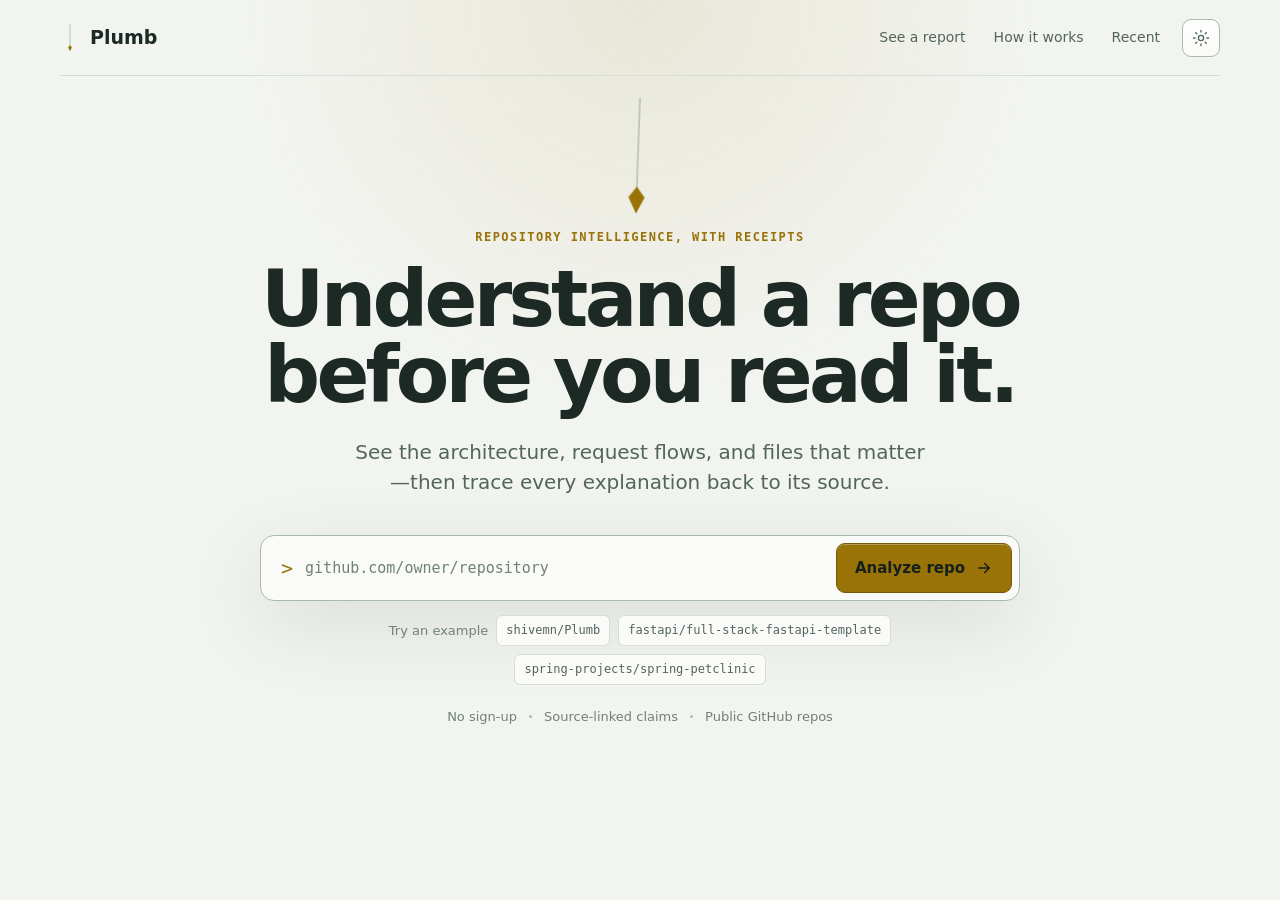
<file: web/index.html>
<!doctype html>
<html lang="en">
<head>
<meta charset="utf-8">
<meta name="viewport" content="width=device-width, initial-scale=1">
<meta http-equiv="Content-Security-Policy" content="default-src 'none'; script-src 'self'; style-src 'self' https://fonts.googleapis.com; font-src https://fonts.gstatic.com; img-src 'self' data:; connect-src 'self' https://plumb-api-8pu2.onrender.com https://openrouter.ai https://api.anthropic.com http://localhost:8000 http://127.0.0.1:8000; base-uri 'none'; form-action 'none'">
<title>Plumb · Understand a repo before you read it</title>
<meta name="description" content="Paste a GitHub repo. Plumb maps what runs, how a request moves through the code and where to start, and links every sentence to the lines it came from.">
<meta property="og:type" content="website">
<meta property="og:site_name" content="Plumb">
<meta property="og:title" content="Plumb · Understand a repo before you read it">
<meta property="og:description" content="Paste a GitHub repo. Plumb maps what runs, how a request moves through the code and where to start, and links every sentence to the lines it came from.">
<meta property="og:url" content="https://shivemn.github.io/Plumb/">
<meta property="og:image" content="https://shivemn.github.io/Plumb/assets/og.png">
<meta property="og:image:width" content="1200">
<meta property="og:image:height" content="630">
<meta property="og:image:alt" content="Plumb: understand a repo before you read it.">
<meta name="twitter:card" content="summary_large_image">
<meta name="theme-color" content="#15201d">
<link rel="icon" href="assets/icon.svg" type="image/svg+xml">
<link rel="preconnect" href="https://fonts.googleapis.com">
<link rel="preconnect" href="https://fonts.gstatic.com" crossorigin>
<link rel="stylesheet" href="https://fonts.googleapis.com/css2?family=Atkinson+Hyperlegible+Next:wght@400;600;700&family=Atkinson+Hyperlegible+Mono:wght@400;600&display=swap">
<link rel="stylesheet" href="assets/plumb.css">
<script src="assets/theme.js"></script>
<script type="module" src="assets/home.js"></script>
</head>
<body>
<div id="app"><div class="page"><p class="status">Loading…</p></div></div>
<noscript><div class="page"><p class="status">This page needs JavaScript to list the reports.</p></div></noscript>
</body>
</html>
</file>
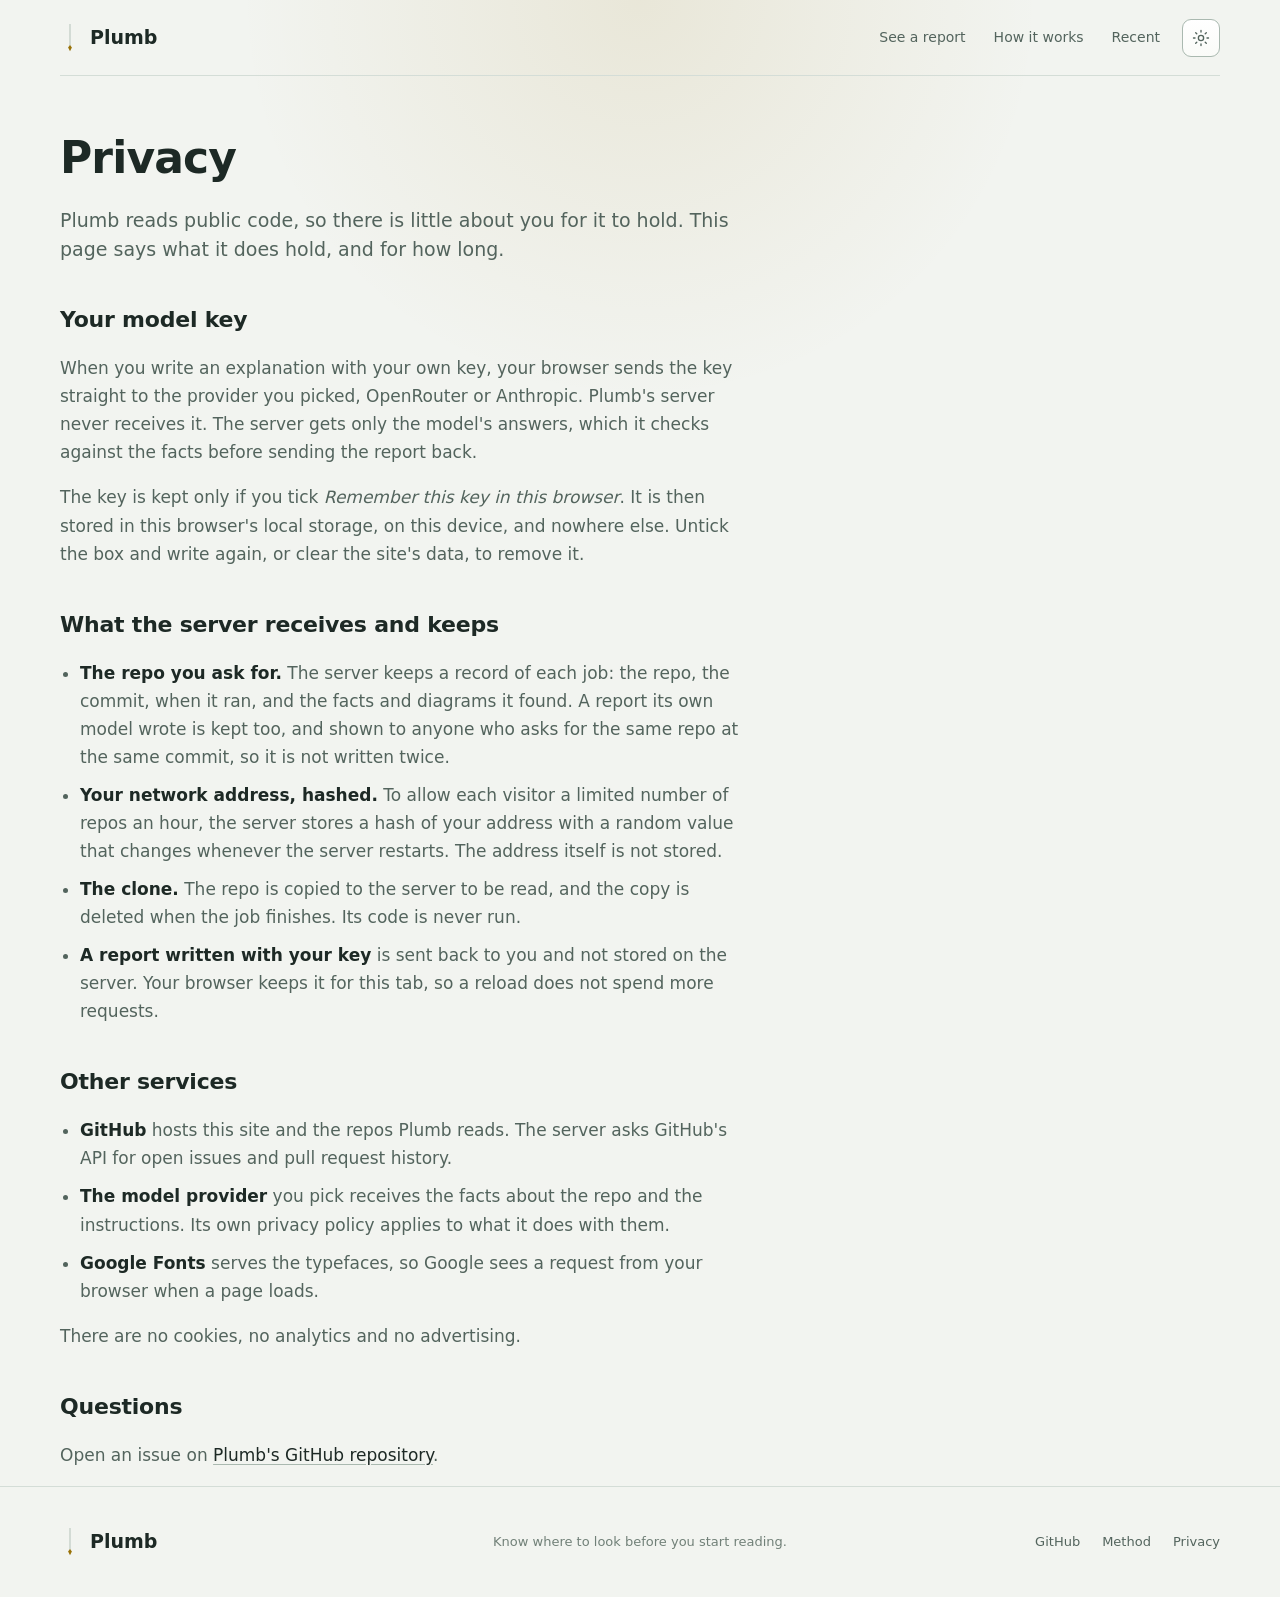
<file: web/privacy.html>
<!doctype html>
<html lang="en">
<head>
<meta charset="utf-8">
<meta name="viewport" content="width=device-width, initial-scale=1">
<meta http-equiv="Content-Security-Policy" content="default-src 'none'; script-src 'self'; style-src 'self' https://fonts.googleapis.com; font-src https://fonts.gstatic.com; img-src 'self' data:; connect-src 'self' https://plumb-api-8pu2.onrender.com https://openrouter.ai https://api.anthropic.com http://localhost:8000 http://127.0.0.1:8000; base-uri 'none'; form-action 'none'">
<title>Privacy · Plumb</title>
<meta name="description" content="What Plumb's site and server receive, what they keep, and where your model key goes.">
<meta property="og:type" content="website">
<meta property="og:site_name" content="Plumb">
<meta property="og:title" content="Privacy · Plumb">
<meta property="og:description" content="What Plumb's site and server receive, what they keep, and where your model key goes.">
<meta property="og:url" content="https://shivemn.github.io/Plumb/privacy.html">
<meta property="og:image" content="https://shivemn.github.io/Plumb/assets/og.png">
<meta property="og:image:width" content="1200">
<meta property="og:image:height" content="630">
<meta property="og:image:alt" content="Plumb: understand a repo before you read it.">
<meta name="twitter:card" content="summary_large_image">
<meta name="theme-color" content="#15201d">
<link rel="icon" href="assets/icon.svg" type="image/svg+xml">
<link rel="preconnect" href="https://fonts.googleapis.com">
<link rel="preconnect" href="https://fonts.gstatic.com" crossorigin>
<link rel="stylesheet" href="https://fonts.googleapis.com/css2?family=Atkinson+Hyperlegible+Next:wght@400;600;700&family=Atkinson+Hyperlegible+Mono:wght@400;600&display=swap">
<link rel="stylesheet" href="assets/plumb.css">
<script src="assets/theme.js"></script>
<script type="module" src="assets/page.js"></script>
</head>
<body>
<main class="page-text">
<h1>Privacy</h1>
<p class="lead">Plumb reads public code, so there is little about you for it to hold. This page says what it does hold, and for how long.</p>

<h2>Your model key</h2>
<p>When you write an explanation with your own key, your browser sends the key straight to the provider you picked, OpenRouter or Anthropic. Plumb's server never receives it. The server gets only the model's answers, which it checks against the facts before sending the report back.</p>
<p>The key is kept only if you tick <em>Remember this key in this browser</em>. It is then stored in this browser's local storage, on this device, and nowhere else. Untick the box and write again, or clear the site's data, to remove it.</p>

<h2>What the server receives and keeps</h2>
<ul>
<li><strong>The repo you ask for.</strong> The server keeps a record of each job: the repo, the commit, when it ran, and the facts and diagrams it found. A report its own model wrote is kept too, and shown to anyone who asks for the same repo at the same commit, so it is not written twice.</li>
<li><strong>Your network address, hashed.</strong> To allow each visitor a limited number of repos an hour, the server stores a hash of your address with a random value that changes whenever the server restarts. The address itself is not stored.</li>
<li><strong>The clone.</strong> The repo is copied to the server to be read, and the copy is deleted when the job finishes. Its code is never run.</li>
<li><strong>A report written with your key</strong> is sent back to you and not stored on the server. Your browser keeps it for this tab, so a reload does not spend more requests.</li>
</ul>

<h2>Other services</h2>
<ul>
<li><strong>GitHub</strong> hosts this site and the repos Plumb reads. The server asks GitHub's API for open issues and pull request history.</li>
<li><strong>The model provider</strong> you pick receives the facts about the repo and the instructions. Its own privacy policy applies to what it does with them.</li>
<li><strong>Google Fonts</strong> serves the typefaces, so Google sees a request from your browser when a page loads.</li>
</ul>
<p>There are no cookies, no analytics and no advertising.</p>

<h2>Questions</h2>
<p>Open an issue on <a href="https://github.com/shivemn/Plumb/issues">Plumb's GitHub repository</a>.</p>
</main>
</body>
</html>
</file>
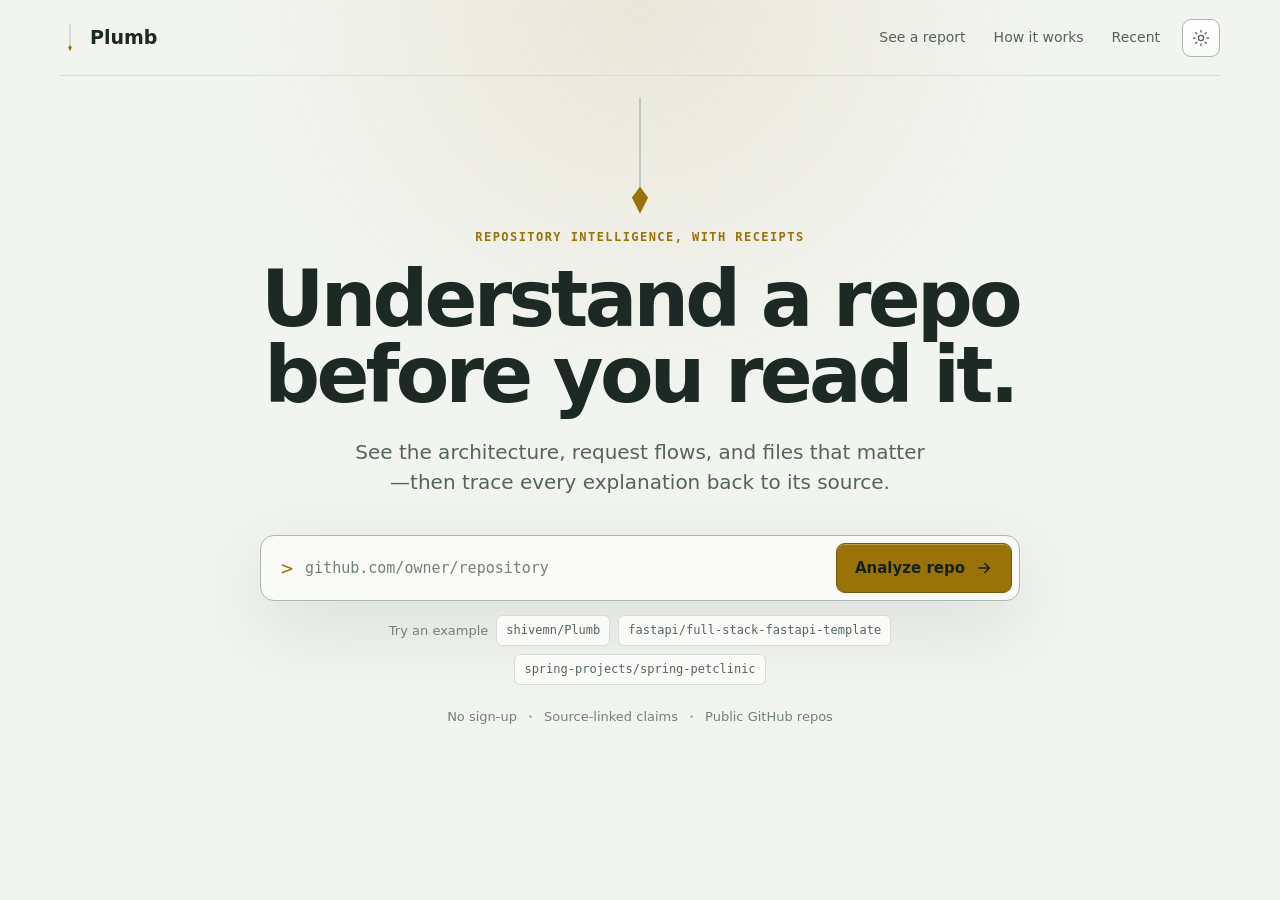
<file: web/report.html>
<!doctype html>
<html lang="en">
<head>
<meta charset="utf-8">
<meta name="viewport" content="width=device-width, initial-scale=1">
<meta http-equiv="Content-Security-Policy" content="default-src 'none'; script-src 'self'; style-src 'self' https://fonts.googleapis.com; font-src https://fonts.gstatic.com; img-src 'self' data:; connect-src 'self' https://plumb-api-8pu2.onrender.com https://openrouter.ai https://api.anthropic.com http://localhost:8000 http://127.0.0.1:8000; base-uri 'none'; form-action 'none'">
<title>Report · Plumb</title>
<meta name="description" content="A Plumb report: how a GitHub repo is built, with every claim linked to the code it came from.">
<meta property="og:type" content="website">
<meta property="og:site_name" content="Plumb">
<meta property="og:title" content="A repo, explained · Plumb">
<meta property="og:description" content="How a GitHub repo is put together, with every sentence linked to the lines of code it came from.">
<meta property="og:url" content="https://shivemn.github.io/Plumb/report.html">
<meta property="og:image" content="https://shivemn.github.io/Plumb/assets/og.png">
<meta property="og:image:width" content="1200">
<meta property="og:image:height" content="630">
<meta property="og:image:alt" content="Plumb: understand a repo before you read it.">
<meta name="twitter:card" content="summary_large_image">
<meta name="theme-color" content="#15201d">
<link rel="icon" href="assets/icon.svg" type="image/svg+xml">
<link rel="preconnect" href="https://fonts.googleapis.com">
<link rel="preconnect" href="https://fonts.gstatic.com" crossorigin>
<link rel="stylesheet" href="https://fonts.googleapis.com/css2?family=Atkinson+Hyperlegible+Next:wght@400;600;700&family=Atkinson+Hyperlegible+Mono:wght@400;600&display=swap">
<link rel="stylesheet" href="assets/plumb.css">
<script src="assets/theme.js"></script>
<script type="module" src="assets/report.js"></script>
</head>
<body>
<div id="app"><div class="page"><p class="status">Loading the report…</p></div></div>
<noscript><div class="page"><p class="status">This page needs JavaScript to draw the report. The same report is in the Markdown files under <code>web/reports/</code> in the repository.</p></div></noscript>
</body>
</html>
</file>
<file: web/assets/plumb.css>
/* Plumb. Laid out from the Figma design: dark green-slate with chalk text and
   a brass plumb bob, and a light paper version that follows the system
   setting or the switch in the header. One motion signature: the plumb line. */

:root {
  --canvas: #111a17;
  --surface: #18231f;
  --surface-2: #1e2c27;
  --surface-sunk: #0e1714;
  --text: #e8efeb;
  --muted: #a0afa9;
  --faint: #6f817a;
  --line: #2b3c36;
  --line-strong: #465a53;
  --brass: #d6aa36;
  --brass-bright: #e8be4f;
  --brass-soft: rgba(214, 170, 54, 0.13);
  --success: #8fcea3;
  --shadow: 0 24px 80px rgba(0, 0, 0, 0.34);
  --on-brass: #14201c;
  --store: #1f322c;
  --warn: #e3b7a0;
  --block: #34463f;
  --warm: #7d6a2a;
  --hot: #d6aa36;
  --btn-face: linear-gradient(180deg, var(--surface-2), var(--surface));
  --btn-shadow: inset 0 1px rgba(255, 255, 255, 0.05);
  --btn-press: inset 0 1px 3px rgba(0, 0, 0, 0.45);
  --sans: "Atkinson Hyperlegible Next", system-ui, sans-serif;
  --mono: "Atkinson Hyperlegible Mono", ui-monospace, monospace;
  --ease: cubic-bezier(0.22, 1, 0.36, 1);
  --quick: 160ms;
  --calm: 320ms;
  --r-s: 6px;
  --r: 9px;
  --r-l: 12px;
  color-scheme: dark;
}

/* Light: the system setting, unless the switch says otherwise. */
@media (prefers-color-scheme: light) {
  :root:not([data-theme="dark"]) {
    --canvas: #f2f4f0;
    --surface: #fafbf8;
    --surface-2: #ffffff;
    --surface-sunk: #e9eeea;
    --text: #1d2925;
    --muted: #53645d;
    --faint: #718078;
    --line: #d4ddd7;
    --line-strong: #aab9b0;
    --brass: #997208;
    --brass-bright: #ad820c;
    --brass-soft: rgba(153, 114, 8, 0.1);
    --success: #3f7650;
    --shadow: 0 24px 80px rgba(44, 61, 52, 0.12);
    --on-brass: #ffffff;
    --store: #e3eae5;
    --warn: #a4532f;
    --block: #c9d3cd;
    --warm: #e3cf8f;
    --hot: #997208;
    --btn-shadow: inset 0 1px rgba(255, 255, 255, 0.9), 0 1px 2px rgba(44, 61, 52, 0.08);
    --btn-press: inset 0 1px 3px rgba(44, 61, 52, 0.18);
    color-scheme: light;
  }
}
:root[data-theme="light"] {
  --canvas: #f2f4f0;
  --surface: #fafbf8;
  --surface-2: #ffffff;
  --surface-sunk: #e9eeea;
  --text: #1d2925;
  --muted: #53645d;
  --faint: #718078;
  --line: #d4ddd7;
  --line-strong: #aab9b0;
  --brass: #997208;
  --brass-bright: #ad820c;
  --brass-soft: rgba(153, 114, 8, 0.1);
  --success: #3f7650;
  --shadow: 0 24px 80px rgba(44, 61, 52, 0.12);
  --on-brass: #ffffff;
  --store: #e3eae5;
  --warn: #a4532f;
  --block: #c9d3cd;
  --warm: #e3cf8f;
  --hot: #997208;
  --btn-shadow: inset 0 1px rgba(255, 255, 255, 0.9), 0 1px 2px rgba(44, 61, 52, 0.08);
  --btn-press: inset 0 1px 3px rgba(44, 61, 52, 0.18);
  color-scheme: light;
}

/* Older names used by the report pages, kept as aliases of the design's. */
:root {
  --bg: var(--canvas);
  --bg-raised: var(--surface);
  --bg-sunk: var(--surface-sunk);
  --ink: var(--text);
  --link: var(--text);
  --ok: var(--success);
}

@view-transition { navigation: auto; }
::view-transition-old(root), ::view-transition-new(root) { animation-duration: 260ms; animation-timing-function: var(--ease); }

/* Base */
*, *::before, *::after { box-sizing: border-box; }
* { scrollbar-color: var(--line-strong) transparent; }
html { -webkit-text-size-adjust: 100%; scroll-behavior: smooth; }
body { min-width: 320px; margin: 0; background: var(--canvas); color: var(--text); font-family: var(--sans); font-size: 17px; line-height: 1.55; }
button, a, input { transition: color 160ms ease, border-color 160ms ease, background 160ms ease, transform 200ms var(--ease); }
button { cursor: pointer; }
a { color: var(--text); text-decoration-color: var(--line-strong); text-underline-offset: 3px; }
a:hover { text-decoration-color: var(--brass); }
:focus-visible { outline: 2px solid var(--brass); outline-offset: 3px; }
::selection { background: var(--brass-soft); }
code, .mono { font-family: var(--mono); font-size: 0.92em; }
code { overflow-wrap: anywhere; }
pre { margin: 0; padding: 14px 16px; border-radius: var(--r); background: var(--surface-sunk); border: 1px solid var(--line); overflow-x: auto; font-family: var(--mono); font-size: 13.5px; line-height: 1.55; color: var(--text); text-align: left; }

/* The design is built on a reset: inside the frame and the home page,
   headings, paragraphs and lists start with no margins, and buttons with no
   chrome of their own. */
:where(.site-header, main#top, footer) :where(h1, h2, h3, p, ol, ul, dl, dd, figure) { margin: 0; }
:where(main#top) :where(ol, ul) { padding: 0; list-style: none; }
:where(.site-header, main#top, footer) a { text-decoration: none; }
:where(.site-header, main#top) :where(button) { margin: 0; padding: 0; border: 0; background: none; color: inherit; font: inherit; }

.site-shell { min-height: 100vh; overflow: hidden; background: radial-gradient(circle at 50% 0, var(--brass-soft), transparent 25rem), var(--canvas); }
.page-wrap, .wrap { width: min(1160px, calc(100% - 48px)); margin-inline: auto; }

/* Header */
.site-header { position: relative; z-index: 10; display: flex; min-height: 76px; align-items: center; justify-content: space-between; border-bottom: 1px solid var(--line); }
.brand { display: inline-flex; align-items: center; gap: 10px; color: var(--text); font-size: 19px; font-weight: 700; text-decoration: none; }
.plumb-mark-small { width: 20px; height: 28px; }
.brand svg .plumb-string { stroke: var(--line-strong); stroke-width: 4; }
.brand svg .plumb-bob { fill: var(--brass); }
.nav-links { display: flex; align-items: center; gap: 4px; }
.nav-links a { padding: 9px 12px; color: var(--muted); font-size: 14px; text-decoration: none; }
.nav-links a:hover { color: var(--text); }
.theme-toggle { display: grid; width: 38px; height: 38px; margin-left: 6px; place-items: center; border: 1px solid var(--line-strong); border-radius: 9px; background: linear-gradient(180deg, var(--surface-2), var(--surface)); color: var(--muted); box-shadow: inset 0 1px rgba(255, 255, 255, 0.06); }
.theme-toggle:hover { border-color: var(--brass); color: var(--brass); transform: translateY(-1px); }
.theme-toggle svg { width: 18px; fill: none; stroke: currentColor; stroke-linecap: round; stroke-width: 1.8; }
/* Switching theme: the new one opens as a circle from the switch. */
:root.theming::view-transition-old(root), :root.theming::view-transition-new(root) { animation: none; mix-blend-mode: normal; }

/* Hero */
.hero { position: relative; display: flex; flex-direction: column; align-items: center; min-height: 700px; padding: 18px 0 92px; text-align: center; }
.hero::before { position: absolute; z-index: -1; top: 0; left: 50%; width: 950px; height: 630px; background-image: radial-gradient(circle, color-mix(in srgb, var(--text) 11%, transparent) 1px, transparent 1.2px); background-size: 24px 24px; content: ""; mask-image: radial-gradient(ellipse at center, #000 20%, transparent 72%); transform: translateX(-50%); }
.hero-glow { position: absolute; z-index: -1; top: calc(var(--pointer-y, 40%) - 160px); left: calc(var(--pointer-x, 50%) - 160px); width: 320px; height: 320px; border-radius: 999px; background: var(--brass-soft); filter: blur(70px); transition: top 900ms var(--ease), left 900ms var(--ease); }
.plumb-mark { width: 36px; height: 126px; }
.plumb-string { stroke: var(--line-strong); stroke-width: 1.5; }
.plumb-bob { fill: var(--brass); }
.plumb-swing { animation: swing 6s ease-in-out infinite alternate; transform-origin: 20px 0; }
.hero.has-focus .plumb-swing { animation: focus-swing 900ms var(--ease) both; }
.hero.is-analyzing .plumb-swing { animation: analyze-drop 700ms cubic-bezier(0.55, 0, 0.7, 0.25) both; }
@keyframes swing { from { transform: rotate(2deg); } to { transform: rotate(-2deg); } }
@keyframes focus-swing { 0% { transform: rotate(0); } 35% { transform: rotate(7deg); } 65% { transform: rotate(-4deg); } 100% { transform: rotate(0); } }
@keyframes analyze-drop { 0% { transform: translateY(0); } 100% { transform: translateY(22px); } }

.eyebrow, .report-kicker { color: var(--brass); font-family: var(--mono); font-size: 12px; font-weight: 600; letter-spacing: 0.12em; text-transform: uppercase; }
.hero .eyebrow { margin-top: 8px; }
.hero h1 { max-width: 850px; margin-top: 14px; font-size: clamp(46px, 6.7vw, 78px); font-weight: 700; letter-spacing: -0.048em; line-height: 0.98; text-wrap: balance; }
.hero-copy { max-width: 650px; margin-top: 24px; color: var(--muted); font-size: 20px; line-height: 1.5; text-wrap: balance; }

.repo-box { width: min(760px, 100%); margin-top: 38px; }
.repo-box form { display: flex; align-items: center; gap: 10px; padding: 7px 7px 7px 20px; border: 1px solid var(--line-strong); border-radius: 14px; background: var(--surface); box-shadow: var(--shadow), inset 0 1px rgba(255, 255, 255, 0.04); }
.repo-box form:focus-within { border-color: var(--brass); box-shadow: 0 0 0 4px var(--brass-soft), var(--shadow); }
.repo-box label { position: absolute; width: 1px; height: 1px; overflow: hidden; clip: rect(0 0 0 0); }
.prompt { color: var(--brass); font-family: var(--mono); font-size: 20px; }
.repo-box input { min-width: 0; flex: 1; border: 0; outline: 0; background: transparent; color: var(--text); font-family: var(--mono); font-size: 15px; }
.repo-box input::placeholder { color: var(--faint); }
.repo-box form button { display: flex; height: 50px; align-items: center; justify-content: center; gap: 10px; padding: 0 18px; border: 1px solid color-mix(in srgb, var(--brass) 75%, black); border-radius: 9px; background: var(--brass); color: #14201c; font-size: 15px; font-weight: 700; box-shadow: inset 0 1px rgba(255, 255, 255, 0.3); }
.repo-box form button:hover:not(:disabled) { background: var(--brass-bright); transform: translateY(-1px); }
.repo-box form button:disabled { cursor: wait; }
.repo-box form button svg { width: 18px; fill: none; stroke: currentColor; stroke-linecap: round; stroke-linejoin: round; stroke-width: 2; }
.spinner { width: 15px; height: 15px; border: 2px solid rgba(20, 32, 28, 0.35); border-top-color: #14201c; border-radius: 50%; animation: spin 700ms linear infinite; }
@keyframes spin { to { transform: rotate(1turn); } }

.example-row { display: flex; flex-wrap: wrap; align-items: center; justify-content: center; gap: 8px; margin-top: 14px; color: var(--faint); font-size: 13px; }
.example-row button { padding: 5px 9px; border: 1px solid var(--line); border-radius: 6px; background: var(--surface); color: var(--muted); font-family: var(--mono); font-size: 12px; }
.example-row button:hover { border-color: var(--brass); color: var(--text); transform: translateY(-1px); }

.form-message { max-width: 760px; margin-top: 14px; padding: 10px 14px; border-left: 2px solid var(--brass); color: var(--muted); font-size: 14px; text-align: left; }
.form-message strong { color: var(--text); }

.analysis-progress { display: grid; grid-template-columns: 18px minmax(0, 1fr); gap: 17px; width: min(620px, 100%); margin: 22px auto 0; padding: 20px 24px; border: 1px solid var(--line); border-radius: 12px; background: color-mix(in srgb, var(--surface) 92%, transparent); box-shadow: 0 18px 50px rgba(0, 0, 0, 0.2); text-align: left; animation: progress-enter 360ms var(--ease) both; }
@keyframes progress-enter { from { opacity: 0; transform: translateY(-8px) scale(0.985); } }
.progress-line { position: relative; width: 1px; height: calc(100% - 10px); margin: 5px auto; background: var(--line-strong); }
.progress-line > span { position: absolute; top: 0; left: 0; width: 1px; background: var(--brass); transition: height 500ms var(--ease); }
.progress-line > i { position: absolute; left: -6px; width: 13px; height: 17px; background: var(--brass); clip-path: polygon(50% 0, 100% 60%, 50% 100%, 0 60%); transform: translateY(-2px); transition: top 500ms var(--ease); }
.analysis-progress ol { display: grid; gap: 10px; list-style: none; }
.analysis-progress li { display: flex; align-items: center; justify-content: space-between; gap: 18px; min-height: 25px; color: var(--faint); font-size: 13px; transition: color 260ms ease; }
.analysis-progress li.current { color: var(--text); font-weight: 600; }
.analysis-progress li.complete { color: var(--muted); }
.analysis-progress li.complete > span::after { display: inline-block; width: 5px; height: 9px; margin-left: 10px; border-right: 1.5px solid var(--success); border-bottom: 1.5px solid var(--success); content: ""; transform: rotate(45deg) translateY(-2px); }
.analysis-progress small { color: var(--faint); font-family: var(--mono); font-size: 10px; font-weight: 400; }

.hero-proof { display: flex; align-items: center; gap: 12px; margin-top: 22px; color: var(--faint); font-size: 13px; }
.hero-proof i { width: 3px; height: 3px; border-radius: 50%; background: var(--line-strong); }

/* Preview: a real report in a window */
.preview-section { padding: 118px 0 130px; }
.section-intro { max-width: 650px; margin-bottom: 44px; }
.section-intro h2, .section-heading-row h2 { margin-top: 10px; font-size: clamp(34px, 5vw, 52px); font-weight: 700; letter-spacing: -0.035em; line-height: 1.05; text-wrap: balance; }
.section-intro > p:last-child { max-width: 590px; margin-top: 18px; color: var(--muted); font-size: 18px; }

.report-window { position: relative; overflow: hidden; border: 1px solid var(--line-strong); border-radius: 15px; background: var(--surface); box-shadow: var(--shadow); transform-origin: 50% 0; text-align: left; }
.window-bar { display: grid; grid-template-columns: 1fr auto 1fr; min-height: 48px; align-items: center; padding: 0 16px; border-bottom: 1px solid var(--line); background: var(--surface-sunk); color: var(--faint); font-family: var(--mono); font-size: 11px; }
.window-dots { display: flex; gap: 6px; }
.window-dots i { width: 7px; height: 7px; border: 1px solid var(--line-strong); border-radius: 50%; }
.report-status { justify-self: end; color: var(--success); }
.report-layout { display: grid; grid-template-columns: 190px minmax(0, 1fr); min-height: 660px; }
.report-nav { position: relative; display: flex; flex-direction: column; gap: 1px; padding: 42px 24px 30px 42px; border-right: 1px solid var(--line); }
.report-nav a { padding: 8px 0; color: var(--faint); font-size: 13px; text-decoration: none; }
.report-nav a.active, .report-nav a:hover { color: var(--text); }
.report-nav a.active { font-weight: 600; }
.mini-line { position: absolute; top: 45px; bottom: 42px; left: 23px; width: 1px; background: var(--line-strong); }
.mini-line span { position: absolute; top: 4px; left: -5px; width: 11px; height: 14px; background: var(--brass); clip-path: polygon(50% 0, 100% 60%, 50% 100%, 0 60%); }
.report-content { min-width: 0; padding: 46px clamp(28px, 6vw, 72px) 54px; }
.report-heading { display: flex; align-items: flex-end; justify-content: space-between; gap: 20px; }
.report-heading h3 { margin-top: 7px; font-family: var(--mono); font-size: clamp(28px, 4vw, 42px); font-weight: 600; letter-spacing: -0.03em; overflow-wrap: anywhere; }
.report-heading h3.long { font-size: clamp(22px, 2.6vw, 30px); }
.report-heading > a { flex: none; color: var(--muted); font-size: 13px; text-decoration: none; }
.report-heading > a:hover { color: var(--brass); }
.report-lead { position: relative; max-width: 720px; margin-top: 22px; font-size: 20px; line-height: 1.55; }
.source-chip { display: inline-flex; margin-left: 7px; padding: 2px 6px; transform: translateY(-1px); border: 1px solid var(--line-strong); border-radius: 5px; background: var(--brass-soft); color: var(--brass); font-family: var(--mono); font-size: 10px; line-height: 1.6; white-space: nowrap; }
.source-chip:hover, .source-chip[aria-expanded="true"] { border-color: var(--brass); color: var(--brass-bright); }
.source-popover { position: absolute; z-index: 5; top: calc(100% + 10px); left: 0; display: grid; width: min(470px, 90vw); padding: 15px; border: 1px solid var(--line-strong); border-top: 2px solid var(--brass); border-radius: 10px; background: var(--surface-2); box-shadow: var(--shadow); animation: popover-in 220ms var(--ease) both; }
@keyframes popover-in { from { opacity: 0; transform: translateY(-5px) scale(0.98); } }
.source-popover > strong { margin-bottom: 8px; font-size: 12px; }
.source-popover a { display: grid; gap: 1px; padding: 8px 6px; border-top: 1px solid var(--line); color: var(--text); text-decoration: none; }
.source-popover a:hover { background: var(--brass-soft); }
.source-popover code { color: var(--brass); font-family: var(--mono); font-size: 11px; }
.source-popover span { color: var(--muted); font-size: 11px; line-height: 1.45; }

.repo-stats { display: flex; flex-wrap: wrap; gap: 30px 54px; margin-top: 28px; padding: 18px 0; border-top: 1px solid var(--line); border-bottom: 1px solid var(--line); }
.repo-stats div { display: flex; flex-direction: column; gap: 3px; }
.repo-stats dt { color: var(--faint); font-size: 11px; }
.repo-stats dd { font-family: var(--mono); font-size: 14px; font-weight: 600; }
.repo-stats .verified { color: var(--success); }

.architecture-card { margin-top: 34px; padding: 22px; border: 1px solid var(--line); border-radius: 12px; background: var(--surface-sunk); }
.card-title { display: flex; align-items: center; justify-content: space-between; gap: 16px; }
.card-title > div:first-child { display: flex; flex-direction: column; }
.card-title span { color: var(--faint); font-size: 11px; }
.card-title strong { font-size: 15px; }
.map-tabs { display: inline-flex; flex-direction: row; padding: 3px; border: 1px solid var(--line); border-radius: 8px; background: var(--canvas); }
.map-tabs button { padding: 4px 9px; border-radius: 5px; color: var(--faint); font-family: var(--mono); font-size: 10px; }
.map-tabs button:hover { color: var(--text); }
.map-tabs button.active { background: var(--surface-2); color: var(--text); box-shadow: inset 0 1px rgba(255, 255, 255, 0.05); }

.system-map { display: grid; grid-template-columns: 1fr 46px 1.12fr 46px 1.15fr; align-items: center; margin-top: 22px; }
.map-node { display: flex; min-width: 0; min-height: 104px; flex-direction: column; justify-content: center; padding: 13px 14px; border: 1px solid var(--line-strong); border-radius: 9px; background: var(--surface); box-shadow: inset 0 1px rgba(255, 255, 255, 0.03); transition: border-color 160ms ease, transform 200ms var(--ease); }
.map-node:hover { border-color: var(--brass); transform: translateY(-2px); }
.map-node span { color: var(--brass); font-family: var(--mono); font-size: 10px; }
.map-node strong { margin-top: 9px; font-family: var(--mono); font-size: 13px; overflow-wrap: anywhere; }
.map-node small { margin-top: 2px; color: var(--faint); font-size: 10px; }
.map-node.transport { border-color: color-mix(in srgb, var(--brass) 55%, var(--line)); background: var(--brass-soft); }
.map-arrow { position: relative; height: 1px; background: var(--line-strong); transform: scaleX(0); transform-origin: left; animation: draw-line 560ms 180ms var(--ease) forwards; }
.map-arrow::after { position: absolute; top: -3px; right: 0; width: 7px; height: 7px; border-top: 1px solid var(--line-strong); border-right: 1px solid var(--line-strong); content: ""; transform: rotate(45deg); }
.animated-map .map-node { opacity: 0; animation: node-enter 480ms var(--ease) forwards; }
.animated-map .map-node:nth-of-type(3) { animation-delay: 160ms; }
.animated-map .map-node:nth-of-type(5) { animation-delay: 320ms; }
.animated-map .map-arrow:nth-of-type(4) { animation-delay: 340ms; }
.map-arrow i { position: absolute; top: -2px; left: 0; width: 5px; height: 5px; border-radius: 50%; background: var(--brass); box-shadow: 0 0 10px var(--brass); animation: signal-travel 1.8s 650ms ease-in-out infinite; }
@keyframes node-enter { from { opacity: 0; transform: translateY(9px); } to { opacity: 1; } }
@keyframes draw-line { to { transform: scaleX(1); } }
@keyframes signal-travel { from { left: 0; opacity: 0; } 15%, 80% { opacity: 1; } to { left: calc(100% - 4px); opacity: 0; } }

.request-trace { position: relative; display: grid; gap: 0; margin-top: 20px; padding-left: 18px; }
.request-trace::before { position: absolute; top: 12px; bottom: 12px; left: 28px; width: 1px; background: linear-gradient(var(--brass), var(--line-strong)); content: ""; transform: scaleY(0); transform-origin: top; animation: trace-line 700ms 120ms var(--ease) forwards; }
@keyframes trace-line { to { transform: scaleY(1); } }
.request-trace > div { position: relative; display: grid; grid-template-columns: 38px minmax(150px, 0.8fr) 1fr; align-items: center; gap: 12px; min-height: 54px; opacity: 0; animation: trace-enter 420ms calc(var(--i) * 110ms) var(--ease) forwards; }
@keyframes trace-enter { from { opacity: 0; transform: translateX(-6px); } to { opacity: 1; } }
.request-trace > div > span { position: relative; z-index: 1; display: grid; width: 21px; height: 21px; place-items: center; border: 1px solid var(--line-strong); border-radius: 5px; background: var(--surface); color: var(--brass); font-family: var(--mono); font-size: 8px; }
.request-trace code { color: var(--text); font-family: var(--mono); font-size: 11px; overflow-wrap: anywhere; }
.request-trace small { min-width: 0; color: var(--muted); font-size: 11px; overflow-wrap: anywhere; }
.request-trace small a { color: var(--muted); font-family: var(--mono); }

.code-map { display: grid; grid-template-columns: 1fr 1fr; gap: 10px; margin-top: 20px; }
.code-map > button { display: flex; min-width: 0; flex-direction: column; gap: 11px; padding: 13px; border: 1px solid var(--line); border-radius: 8px; background: var(--surface); text-align: left; opacity: 0; animation: node-enter 420ms calc(var(--i) * 90ms) var(--ease) forwards; }
.code-map > button:hover { border-color: var(--brass); transform: translateY(-2px); }
.code-map > button > span { display: flex; flex-direction: column; }
.code-map code { color: var(--text); font-family: var(--mono); font-size: 11px; overflow-wrap: anywhere; }
.code-map small { margin-top: 2px; color: var(--faint); font-size: 10px; }
.code-map button > i { display: flex; flex-wrap: wrap; gap: 3px; }
.code-map b { height: 6px; border-radius: 2px; background: var(--line-strong); transform: scaleX(0); transform-origin: left; animation: block-grow 500ms calc(180ms + var(--i) * 80ms) var(--ease) forwards; }
.code-map button:hover b { background: var(--brass); }
@keyframes block-grow { to { transform: scaleX(1); } }

.file-path { display: grid; grid-template-columns: auto 1fr auto; gap: 3px 14px; margin-top: 18px; padding: 13px 15px; border-left: 2px solid var(--brass); background: var(--surface); }
.file-path > span { grid-row: span 2; align-self: center; color: var(--faint); font-size: 10px; text-transform: uppercase; }
.file-path code { font-family: var(--mono); font-size: 12px; font-weight: 600; overflow-wrap: anywhere; }
.file-path p { color: var(--muted); font-size: 11px; }
.file-path a { grid-row: 1 / span 2; grid-column: 3; align-self: center; color: var(--brass); text-decoration: none; }

/* How it works */
.how-section { padding: 112px 0; border-top: 1px solid var(--line); border-bottom: 1px solid var(--line); background: color-mix(in srgb, var(--surface) 62%, transparent); }
.section-intro.compact { margin-bottom: 54px; }
.steps-grid { display: grid; grid-template-columns: repeat(3, 1fr); gap: 0; list-style: none; }
.steps-grid li { display: flex; gap: 20px; padding: 12px 34px; border-left: 1px solid var(--line); }
.steps-grid li:first-child { padding-left: 0; border-left: 0; }
.steps-grid li:last-child { padding-right: 0; }
.steps-grid > li > span { color: var(--brass); font-family: var(--mono); font-size: 12px; }
.steps-grid h3 { font-size: 18px; font-weight: 600; }
.steps-grid p { margin-top: 9px; color: var(--muted); font-size: 14px; line-height: 1.55; }

/* Recently explained */
.recent-section { padding: 120px 0 140px; }
.section-heading-row { display: flex; align-items: flex-end; justify-content: space-between; gap: 30px; margin-bottom: 44px; }
.section-heading-row button { padding: 8px 0; border-bottom: 1px solid var(--line-strong); color: var(--muted); font-size: 13px; }
.section-heading-row button:hover { border-color: var(--brass); color: var(--text); }
.recent-list { border-top: 1px solid var(--line); }
.recent-list a { position: relative; display: grid; grid-template-columns: 44px 210px minmax(220px, 1fr) 72px 24px; align-items: center; gap: 18px; padding: 22px 8px; border-bottom: 1px solid var(--line); color: var(--text); text-decoration: none; transition: padding 200ms var(--ease), background 160ms ease; }
.recent-list a:hover { padding-right: 16px; padding-left: 16px; background: var(--surface); }
.report-index { color: var(--brass); font-family: var(--mono); font-size: 11px; }
.recent-name { display: flex; min-width: 0; flex-direction: column; }
.recent-name strong { font-family: var(--mono); font-size: 14px; overflow-wrap: anywhere; }
.recent-name span, .recent-list time { color: var(--faint); font-size: 11px; }
.recent-list p { color: var(--muted); font-size: 14px; display: -webkit-box; -webkit-line-clamp: 2; -webkit-box-orient: vertical; overflow: hidden; }
.recent-list time { text-align: right; }
.row-arrow { color: var(--brass); }

/* Footer */
footer { border-top: 1px solid var(--line); }
.footer-inner { display: grid; grid-template-columns: 1fr auto 1fr; min-height: 110px; align-items: center; color: var(--faint); font-size: 13px; }
.footer-inner > div:last-child { display: flex; justify-content: flex-end; gap: 22px; }
.footer-inner a { color: var(--muted); }
.footer-inner a:hover { color: var(--brass); }

/* Sections rise in as they are reached */
.reveal .reveal-child, .reveal > .page-wrap, .reveal > .section-heading-row, .reveal > .recent-list { opacity: 0; transform: translateY(22px); transition: opacity 700ms ease, transform 800ms var(--ease); }
.reveal .reveal-child:nth-child(2), .reveal > .recent-list { transition-delay: 120ms; }
.reveal.is-visible .reveal-child, .reveal.is-visible > .page-wrap, .reveal.is-visible > .section-heading-row, .reveal.is-visible > .recent-list { opacity: 1; transform: none; }
.reveal.is-visible .report-window { animation: window-settle 900ms 120ms var(--ease) both; }
@keyframes window-settle { from { transform: perspective(1100px) rotateX(3deg) translateY(20px); } to { transform: perspective(1100px) rotateX(0) translateY(0); } }

.status { padding: 96px 0; color: var(--muted); font-size: 18px; }
.notice { width: min(680px, 100%); margin-top: 16px; padding: 14px 18px; border: 1px solid var(--line); border-left: 2px solid var(--brass); border-radius: var(--r); background: var(--surface); text-align: left; font-size: 15px; color: var(--muted); }
.notice strong { color: var(--text); }
.notice pre { margin: 12px 0 0; }
.reveal-in { animation: rise var(--calm) var(--ease) both; }
@keyframes rise { from { opacity: 0; transform: translateY(8px); } to { opacity: 1; transform: none; } }

/* Report: layout with the plumb-line spine */
.report-top { padding: 40px 0 8px; }
.report-top h1 { margin: 0; font-family: var(--mono); font-size: clamp(26px, 4vw, 44px); line-height: 1.1; font-weight: 600; letter-spacing: -0.02em; overflow-wrap: anywhere; view-transition-name: repo-title; }
.report-top .commit { margin-top: 10px; color: var(--faint); font-size: 14px; }
.report-top .commit a { color: var(--muted); }

.layout { display: grid; grid-template-columns: 200px minmax(0, 1fr); gap: 56px; margin-top: 36px; }
.spine { position: sticky; top: 24px; align-self: start; padding-left: 22px; }
.spine::before { content: ""; position: absolute; left: 6px; top: 6px; bottom: 6px; width: 1.5px; background: var(--line-strong); }
.spine .bob { position: absolute; left: 0; top: 0; width: 13px; height: 17px; transition: transform 520ms var(--ease); }
.spine .bob svg { display: block; fill: var(--brass); }
.spine a { display: block; padding: 7px 0; color: var(--faint); text-decoration: none; font-size: 15px; line-height: 1.35; transition: color var(--quick) ease, transform var(--quick) var(--ease); }
.spine a:hover { color: var(--ink); transform: translateX(3px); }
.spine a[aria-current="true"] { color: var(--ink); font-weight: 600; }
.spine .tools { display: flex; flex-direction: column; align-items: flex-start; gap: 8px; margin-top: 24px; }
.spine .tools a.pill { display: inline-flex; padding: 0 16px; color: var(--ink); font-size: 14px; }
.pill { position: relative; display: inline-flex; align-items: center; justify-content: center; gap: 8px; min-height: 38px; padding: 0 14px; border: 1px solid var(--line-strong); border-radius: var(--r); background: var(--btn-face); box-shadow: var(--btn-shadow); color: var(--ink); font: inherit; font-size: 14px; font-weight: 600; text-decoration: none; cursor: pointer; white-space: nowrap; overflow: hidden; transition: border-color var(--quick) ease, transform var(--quick) var(--ease), filter var(--quick) ease; -webkit-tap-highlight-color: transparent; }
.pill:hover { border-color: var(--brass); transform: translateY(-1px); }
.pill:active { transform: translateY(0.5px); box-shadow: var(--btn-press); transition-duration: 60ms; }

main.report { max-width: 760px; min-width: 0; }
.in-short { font-size: 21px; line-height: 1.55; margin: 0; text-wrap: pretty; }
.stats { display: flex; flex-wrap: wrap; gap: 14px 32px; margin: 28px 0 0; padding: 18px 0; border-top: 1px solid var(--line); border-bottom: 1px solid var(--line); }
.stats div { display: flex; flex-direction: column; }
.stats dt { color: var(--faint); font-size: 13px; }
.stats dd { margin: 0; font-weight: 600; font-size: 16px; }
.stats .checked dd { color: var(--ok); }

.section { padding-top: 56px; scroll-margin-top: 16px; }
.section h2 { margin: 0 0 14px; font-size: 26px; line-height: 1.2; letter-spacing: -0.02em; }
.prose { margin: 0; font-size: 17px; line-height: 1.7; }
.prose, .in-short, .steps-list, .gaps, .part-detail, .trace li { overflow-wrap: break-word; }
.trace li a, .part-detail a { overflow-wrap: anywhere; }
.prose + .prose { margin-top: 12px; }
.more-text { border: 0; background: none; padding: 0 2px; color: var(--brass); font: inherit; font-size: 15px; cursor: pointer; text-decoration: underline; text-decoration-color: transparent; text-underline-offset: 3px; transition: text-decoration-color var(--quick) ease; }
.more-text:hover { text-decoration-color: currentColor; }
.extra { animation: rise var(--calm) var(--ease) both; }
.steps-list { margin: 0; padding-left: 22px; display: flex; flex-direction: column; gap: 10px; }
.steps-list li::marker { color: var(--brass); font-weight: 700; }
.note { margin: 14px 0 0; color: var(--faint); font-size: 14px; line-height: 1.5; }
.figure { margin-top: 22px; }

/* Sources: a small count after each sentence that opens the files behind it */
.src { position: relative; display: inline-block; vertical-align: 1px; margin-left: 4px; }
.src summary { list-style: none; display: inline-grid; place-items: center; min-width: 20px; height: 19px; padding: 0 5px; border-radius: 5px; border: 1px solid var(--line-strong); color: var(--muted); font-family: var(--mono); font-size: 11.5px; line-height: 1; cursor: pointer; user-select: none; transition: border-color var(--quick) ease, color var(--quick) ease, background var(--quick) ease; }
.src summary::-webkit-details-marker { display: none; }
.src summary:hover, .src[open] summary { border-color: var(--brass); color: var(--ink); background: var(--brass-soft); }
.src .pop { position: absolute; z-index: 20; left: -8px; top: calc(100% + 8px); width: max-content; max-width: min(420px, 80vw); padding: 12px 14px; border: 1px solid var(--line-strong); border-top: 2px solid var(--brass); border-radius: var(--r); background: var(--bg-raised); box-shadow: var(--shadow); font-size: 13px; line-height: 1.45; animation: pop 220ms var(--ease) both; }
@keyframes pop { from { opacity: 0; transform: translateY(-4px) scale(0.98); } to { opacity: 1; transform: none; } }
.src:not([open]) .pop { display: none; }
.src .pop a { display: block; padding: 3px 0; font-family: var(--mono); overflow-wrap: anywhere; }
.src .pop span { color: var(--faint); }
.src .pop .said { display: block; margin-top: 8px; padding-top: 8px; border-top: 1px solid var(--line); color: var(--muted); font-family: var(--sans); }

/* Drawers: long tables live behind a summary line */
details.drawer { margin-top: 18px; border: 1px solid var(--line-strong); border-radius: var(--r); background: var(--bg-raised); interpolate-size: allow-keywords; transition: border-color var(--quick) ease; }
details.drawer:hover, details.drawer[open] { border-color: color-mix(in srgb, var(--brass) 55%, var(--line-strong)); }
details.drawer > summary { list-style: none; display: flex; align-items: center; justify-content: space-between; gap: 12px; padding: 13px 16px; border-radius: var(--r); cursor: pointer; color: var(--muted); font-size: 15px; transition: color var(--quick) ease, background var(--quick) ease; }
details.drawer > summary::-webkit-details-marker { display: none; }
details.drawer > summary::after { content: ""; width: 9px; height: 9px; border-right: 1.5px solid currentColor; border-bottom: 1.5px solid currentColor; transform: rotate(45deg) translateY(-2px); transition: transform var(--calm) var(--ease); }
details.drawer[open] > summary::after { transform: rotate(225deg) translateY(-2px); }
details.drawer > summary:hover { color: var(--ink); background: var(--bg-sunk); }
details.drawer > summary:hover::after { color: var(--brass); }
details.drawer::details-content { block-size: 0; overflow: clip; transition: block-size var(--calm) var(--ease), content-visibility var(--calm) allow-discrete; }
details.drawer[open]::details-content { block-size: auto; }
.drawer .inner { padding: 4px 16px 16px; overflow-x: auto; }

table { width: 100%; min-width: 520px; border-collapse: collapse; font-size: 14px; line-height: 1.45; }
th { text-align: left; font-weight: 600; color: var(--faint); padding: 8px 14px 8px 0; border-bottom: 1px solid var(--line-strong); }
td { padding: 9px 14px 9px 0; border-bottom: 1px solid var(--line); vertical-align: top; }
tr:last-child td { border-bottom: 0; }
td .tag { color: var(--faint); }
td a { font-family: var(--mono); font-size: 13px; overflow-wrap: anywhere; }

/* System diagram: boxes rise in, then the arrows draw themselves */
.diagram { position: relative; border: 1px solid var(--line-strong); border-radius: var(--r-l); background: var(--bg-sunk); overflow-x: auto; }
.canvas { position: relative; margin: 0 auto; font-size: 14px; line-height: 1.35; }
.canvas svg.links { position: absolute; inset: 0; overflow: visible; pointer-events: none; }
.canvas svg.links path { fill: none; stroke: var(--line-strong); stroke-width: 1.6; stroke-linecap: round; stroke-dasharray: var(--len); stroke-dashoffset: var(--len); }
.canvas svg.links .tip { fill: var(--line-strong); stroke: none; }
.canvas .col-label { position: absolute; top: 18px; font-size: 13px; color: var(--faint); }
.canvas .part { position: absolute; display: flex; align-items: center; justify-content: center; text-align: center; padding: 10px; border-radius: var(--r); border: 1px solid var(--line-strong); background: var(--bg-raised); box-shadow: var(--btn-shadow); color: var(--ink); font: inherit; cursor: pointer; opacity: 0; transform: translateY(8px); transition: border-color var(--quick) ease, box-shadow var(--quick) ease, translate var(--quick) var(--ease); }
.canvas .part:hover { translate: 0 -2px; }
.canvas .part:hover, .canvas .part[aria-pressed="true"] { border-color: var(--brass); box-shadow: 0 0 0 3px var(--brass-soft), var(--btn-shadow); }
.canvas .part.store { background: var(--store); }
.canvas .part.outside, .canvas .part.callers, .canvas .part.monitoring { background: transparent; border-style: dashed; box-shadow: none; }
.canvas .part b { display: block; font-size: 15px; overflow-wrap: anywhere; }
.canvas .part small { display: block; margin-top: 2px; font-size: 12px; color: var(--faint); }
.canvas .link-label { position: absolute; font-size: 12px; color: var(--faint); background: var(--bg-sunk); padding: 0 4px; white-space: nowrap; opacity: 0; }
.diagram.drawn .part { animation: rise 520ms var(--ease) both; animation-delay: calc(var(--i) * 70ms); }
.diagram.drawn svg.links path { transition: stroke-dashoffset 900ms var(--ease); transition-delay: calc(300ms + var(--i) * 90ms); stroke-dashoffset: 0; }
.diagram.drawn .link-label { transition: opacity 400ms ease 900ms; opacity: 1; }
.part-detail { margin-top: 12px; padding: 14px 16px; border-radius: var(--r); border: 1px solid var(--line-strong); border-left: 3px solid var(--brass); background: var(--bg-raised); font-size: 14px; color: var(--muted); }
.part-detail b { color: var(--ink); }
.part-detail a { font-family: var(--mono); font-size: 13px; }
.legend { display: flex; flex-wrap: wrap; gap: 6px 20px; margin-top: 12px; font-size: 13px; color: var(--faint); }
.legend span { display: inline-flex; align-items: center; gap: 8px; }
.legend i { display: block; width: 22px; height: 11px; border-radius: 4px; border: 1px solid var(--line-strong); background: var(--bg-raised); }
.legend i.store { background: var(--store); }
.legend .swipe-hint { display: none; }
.diagram.more-right { -webkit-mask-image: linear-gradient(to right, #000 78%, transparent); mask-image: linear-gradient(to right, #000 78%, transparent); }
.diagram.more-left.more-right { -webkit-mask-image: linear-gradient(to right, transparent, #000 14%, #000 78%, transparent); mask-image: linear-gradient(to right, transparent, #000 14%, #000 78%, transparent); }
.diagram.more-left:not(.more-right) { -webkit-mask-image: linear-gradient(to right, transparent, #000 14%); mask-image: linear-gradient(to right, transparent, #000 14%); }
.figure:has(.diagram.more-right, .diagram.more-left) .swipe-hint { display: inline; color: var(--brass); }
.legend i.outside { border-style: dashed; background: transparent; }
.legend i.file { border: 0; background: var(--block); }
.legend i.warm { border: 0; background: var(--warm); }
.legend i.hot { border: 0; background: var(--hot); }

/* Request traces: a call tree that unfolds */
.trace { margin-top: 18px; padding: 16px 18px; border: 1px solid var(--line-strong); border-radius: var(--r-l); background: var(--bg-raised); }
.trace h3 { margin: 0 0 10px; font-family: var(--mono); font-size: 14px; font-weight: 600; color: var(--brass); overflow-wrap: anywhere; }
.trace ul { list-style: none; margin: 0; padding: 0; }
.trace ul ul { margin-left: 7px; padding-left: 18px; border-left: 1px solid var(--line-strong); }
.trace li { padding: 3px 0; font-size: 14px; line-height: 1.45; }
.trace li a { font-family: var(--mono); font-size: 13px; }
.trace .tag { color: var(--faint); font-size: 12px; }
.trace .reach { color: var(--ok); font-size: 13px; }
.trace.unfold li { animation: rise 380ms var(--ease) both; animation-delay: calc(var(--i) * 45ms); }

/* Code map */
.map { display: flex; flex-direction: column; gap: 12px; padding: 18px; border: 1px solid var(--line-strong); border-radius: var(--r-l); background: var(--bg-sunk); }
.map-row { display: grid; grid-template-columns: 74px 1fr; gap: 12px; }
.map-row .row-label { padding-top: 10px; font-size: 12px; color: var(--faint); }
.row-folders { display: flex; flex-wrap: wrap; gap: 10px; min-width: 0; }
.folder { flex: 1 1 160px; min-width: 0; display: flex; flex-direction: column; gap: 8px; padding: 10px 12px; border: 1px solid var(--line-strong); border-radius: var(--r); background: var(--bg-raised); box-shadow: var(--btn-shadow); color: inherit; font: inherit; text-align: left; cursor: pointer; transition: border-color var(--quick) ease, transform var(--calm) var(--ease), opacity var(--calm) ease; }
.folder:hover { border-color: var(--brass); transform: translateY(-2px); }
.folder.selected { border-color: var(--brass); box-shadow: 0 0 0 3px var(--brass-soft); }
.folder.used { border-color: var(--brass); border-style: dashed; }
.map.focused .folder:not(.selected):not(.used) { opacity: 0.45; }
.folder-head { display: flex; justify-content: space-between; gap: 4px 10px; flex-wrap: wrap; }
.folder-name { font-family: var(--mono); font-size: 13px; font-weight: 600; overflow-wrap: anywhere; }
.folder .count { font-size: 12px; color: var(--faint); }
.blocks { display: flex; flex-wrap: wrap; gap: 3px; }
.blocks span { display: block; height: 12px; border-radius: 2px; background: var(--block); transform-origin: left; }
.blocks span.warm { background: var(--warm); }
.blocks span.hot { background: var(--hot); }
.map.grown .blocks span { animation: grow 600ms var(--ease) both; animation-delay: calc(var(--i) * 12ms); }
@keyframes grow { from { transform: scaleX(0); } to { transform: none; } }

.hot-list { list-style: none; margin: 18px 0 0; padding: 0; }
.hot-list li { display: grid; grid-template-columns: minmax(0, 1fr) 120px 32px; align-items: center; gap: 14px; padding: 8px 6px; border-bottom: 1px solid var(--line); border-radius: var(--r-s); font-size: 14px; transition: background var(--quick) ease; }
.hot-list li:hover { background: var(--bg-raised); }
.hot-list .n { font-family: var(--mono); font-size: 13px; }
.hot-list a { font-family: var(--mono); font-size: 13px; overflow-wrap: anywhere; }
.hot-list .bar { height: 6px; border-radius: 2px; background: var(--hot); transform-origin: left; }
.hot-list .n { color: var(--faint); text-align: right; }

.gaps { margin: 0; padding-left: 20px; display: flex; flex-direction: column; gap: 8px; color: var(--muted); font-size: 15px; }
.gaps strong { color: var(--ink); font-weight: 600; }
.removed li { margin-bottom: 8px; }
.removed .why { display: block; color: var(--faint); font-size: 13px; }

/* A job on the server: the bob drops down the steps as they happen */
main.job { max-width: 620px; padding-top: 28px; }
.line-wrap { position: relative; padding-left: 34px; }
.line-wrap::before { content: ""; position: absolute; left: 6px; top: 4px; bottom: 4px; width: 1.5px; background: var(--line-strong); }
.line-wrap .bob { position: absolute; left: 0; top: 0; width: 13px; height: 17px; transition: transform 600ms var(--ease); }
.line-wrap .bob svg { display: block; fill: var(--brass); }
.line-wrap:not(.finished):not(.stopped) .bob svg { animation: sway 1.6s ease-in-out infinite; transform-origin: 50% 0; }
@keyframes sway { 50% { transform: rotate(6deg); } }
.line-wrap.stopped .bob svg { fill: var(--warn); }
.line { list-style: none; margin: 0; padding: 0; }
.line li { display: flex; flex-wrap: wrap; align-items: baseline; gap: 2px 12px; min-height: 44px; padding: 10px 0; font-size: 17px; transition: color var(--calm) ease; }
.line li.later { color: var(--faint); }
.line li.now { color: var(--ink); font-weight: 600; }
.line li.done { color: var(--muted); }
.line li.done .label::after { content: ""; display: inline-block; width: 5px; height: 10px; margin-left: 10px; border-right: 2px solid var(--ok); border-bottom: 2px solid var(--ok); transform: rotate(45deg) translateY(-2px); animation: fade 300ms ease both; }
@keyframes fade { from { opacity: 0; } }
.line .detail { color: var(--faint); font-size: 14px; font-weight: 400; }
.notice p { margin: 0; }
.notice .actions { display: flex; flex-wrap: wrap; gap: 10px; margin-top: 14px; }
.pill.primary { border-color: var(--brass-edge); background: var(--brass); color: var(--on-brass); box-shadow: inset 0 1px 0 rgba(255, 255, 255, 0.28), 0 1px 0 rgba(0, 0, 0, 0.3), 0 4px 12px -4px var(--brass-soft); }
.pill.primary:hover { filter: brightness(1.06); border-color: var(--brass-edge); }
.pill.primary:active { box-shadow: inset 0 2px 4px rgba(0, 0, 0, 0.3); }
/* A sheen crosses brass buttons on hover. */
.pill.primary::before, .go::before { content: ""; position: absolute; inset: 0; background: linear-gradient(105deg, transparent 35%, rgba(255, 255, 255, 0.35) 50%, transparent 65%); transform: translateX(-120%); pointer-events: none; }
.pill.primary:hover::before, .go:hover::before { transform: translateX(120%); transition: transform 700ms var(--ease); }
.pill:disabled { opacity: 0.55; cursor: default; transform: none; }

/* Writing the explanation with the visitor's own key */
.writer { margin-bottom: 40px; padding: 24px; border: 1px solid var(--line-strong); border-top: 3px solid var(--brass); border-radius: var(--r-l); background: var(--bg-raised); box-shadow: var(--shadow); }
.writer h2 { margin: 0 0 8px; font-size: 22px; letter-spacing: -0.01em; }
.writer .lead-text { margin: 0 0 18px; color: var(--muted); font-size: 15px; line-height: 1.55; max-width: 62ch; }
.write-form { display: grid; gap: 14px; }
.why-not { margin: -8px 0 18px; font-size: 14px; color: var(--faint); }
.why-not summary { cursor: pointer; width: max-content; }
.why-not p { margin: 6px 0 0; font-family: var(--mono); font-size: 12.5px; overflow-wrap: anywhere; }
.choices { display: inline-flex; width: max-content; max-width: 100%; padding: 3px; border: 1px solid var(--line-strong); border-radius: var(--r); background: var(--bg-sunk); }
.choices label { position: relative; }
.choices input { position: absolute; opacity: 0; inset: 0; margin: 0; cursor: pointer; }
.choices span { display: block; padding: 6px 14px; border-radius: 7px; color: var(--muted); font-size: 14px; transition: background var(--quick) ease, color var(--quick) ease, box-shadow var(--quick) ease; }
.choices label:hover span { color: var(--ink); }
.choices input:checked + span { background: var(--btn-face); box-shadow: var(--btn-shadow); color: var(--ink); font-weight: 600; }
.choices input:focus-visible + span { outline: 2px solid var(--brass); outline-offset: 2px; }
.field { display: grid; grid-template-columns: 64px minmax(0, 1fr) auto; align-items: center; gap: 8px 12px; }
.field label { color: var(--faint); font-size: 14px; }
.field a { font-size: 14px; color: var(--muted); white-space: nowrap; }
.field .hint { grid-column: 2 / -1; margin: -2px 0 0; color: var(--faint); font-size: 13px; }
.field input, .field select { width: 100%; min-width: 0; height: 42px; padding: 0 14px; border: 1px solid var(--line-strong); border-radius: var(--r); background: var(--bg-sunk); color: var(--ink); font: inherit; font-family: var(--mono); font-size: 14px; transition: border-color var(--quick) ease, box-shadow var(--quick) ease; }
.field input:focus, .field select:focus { outline: none; border-color: var(--brass); box-shadow: 0 0 0 3px var(--brass-soft); }
.check { display: flex; align-items: center; gap: 8px; color: var(--muted); font-size: 14px; }
.check input { accent-color: var(--brass); width: 16px; height: 16px; }
.write-form .note { margin: 0; }
.write-form .pill { justify-self: start; min-height: 44px; padding: 0 22px; }
.writing:not(:empty) { margin-top: 22px; padding-top: 18px; border-top: 1px solid var(--line); }
.writing .line li { font-size: 15px; min-height: 36px; padding: 7px 0; }

/* Plain text pages */
.page-text { max-width: 680px; padding: 48px 0 0; }
.page-text h1 { margin: 0; font-size: clamp(32px, 5vw, 44px); letter-spacing: -0.02em; }
.page-text .lead { margin: 14px 0 0; color: var(--muted); font-size: 19px; line-height: 1.5; }
.page-text h2 { margin: 40px 0 10px; font-size: 22px; letter-spacing: -0.01em; }
.page-text p, .page-text li { color: var(--muted); line-height: 1.65; }
.page-text strong { color: var(--ink); }
.page-text ul { padding-left: 20px; display: flex; flex-direction: column; gap: 10px; }

/* Report pages in the design's language */
.report-top { padding: 44px 0 8px; }
.report-top h1 { font-family: var(--mono); letter-spacing: -0.03em; }
.spine a { font-size: 14px; }
.stats dt { font-size: 12px; }
.stats dd { font-family: var(--mono); font-size: 15px; }
.src summary { background: var(--brass-soft); color: var(--brass); border-color: var(--line-strong); font-size: 10.5px; }
.src summary:hover, .src[open] summary { color: var(--brass-bright); border-color: var(--brass); background: var(--brass-soft); }
.src .pop { background: var(--surface-2); border-top: 2px solid var(--brass); }
.src .pop a { color: var(--brass); }
.diagram, .map, .trace { background: var(--surface-sunk); border-color: var(--line); border-radius: 12px; }
.canvas .part { border-radius: 9px; background: var(--surface); }
.folder { border-radius: 8px; border-color: var(--line); background: var(--surface); }
.pill { border-radius: 9px; }
.pill.primary { background: var(--brass); border-color: color-mix(in srgb, var(--brass) 75%, black); color: #14201c; box-shadow: inset 0 1px rgba(255, 255, 255, 0.3); }
.pill.primary:hover { background: var(--brass-bright); filter: none; }
.writer { border-top: 2px solid var(--brass); border-radius: 12px; background: var(--surface); }
.section h2 { letter-spacing: -0.035em; }

@media (max-width: 860px) {
  .layout { grid-template-columns: minmax(0, 1fr); gap: 0; margin-top: 20px; }
  .spine { min-width: 0; position: sticky; top: 0; z-index: 10; display: flex; gap: 4px; overflow-x: auto; padding: 10px 0; margin: 0 -16px; padding-inline: 16px; background: var(--canvas); border-bottom: 1px solid var(--line); scrollbar-width: none; }
  .spine::before, .spine .bob, .spine .tools { display: none; }
  .spine a { flex: none; padding: 6px 12px; border-radius: var(--r-s); font-size: 14px; }
  .spine a:hover { transform: none; }
  .spine a[aria-current="true"] { background: var(--surface); box-shadow: inset 0 -2px 0 var(--brass); }
  .in-short { font-size: 19px; }
  #top-summary { padding-top: 20px; }
  .map-row { grid-template-columns: 1fr; gap: 6px; }
  .map-row .row-label { padding-top: 0; }
  .hot-list li { grid-template-columns: minmax(0, 1fr) 60px 28px; }
  .writer { padding: 18px; margin-top: 20px; }
  .field { grid-template-columns: minmax(0, 1fr); gap: 6px; }
  .field .hint { grid-column: auto; }
  .src .pop { position: fixed; left: 12px; right: 12px; top: auto; bottom: 12px; max-width: none; width: auto; max-height: 50vh; overflow-y: auto; }
}

@media (max-width: 840px) {
  .page-wrap, .wrap { width: min(100% - 32px, 720px); }
  .nav-links > a { display: none; }
  .hero { min-height: auto; padding-bottom: 72px; }
  .report-layout { grid-template-columns: 1fr; }
  .report-nav { flex-direction: row; overflow-x: auto; padding: 12px 20px; border-right: 0; border-bottom: 1px solid var(--line); }
  .report-nav a { flex: none; padding: 5px 8px; }
  .mini-line { display: none; }
  .steps-grid { grid-template-columns: 1fr; gap: 28px; }
  .steps-grid li, .steps-grid li:first-child, .steps-grid li:last-child { padding: 0; border: 0; }
  .recent-list a { grid-template-columns: 34px 1fr auto; }
  .recent-list p { grid-column: 2 / -1; }
  .recent-list time { display: none; }
  .row-arrow { grid-column: 3; grid-row: 1; }
  .footer-inner { grid-template-columns: 1fr auto; }
  .footer-inner > p { display: none; }
}

@media (max-width: 600px) {
  .site-header { min-height: 66px; }
  .hero { padding-top: 6px; }
  .plumb-mark { height: 100px; }
  .hero h1 { font-size: 44px; }
  .hero-copy { margin-top: 20px !important; font-size: 17px; }
  .repo-box form { padding-left: 14px; }
  .repo-box form button { width: 50px; padding: 0; }
  .repo-box form button span { display: none; }
  .hero-proof { flex-wrap: wrap; justify-content: center; }
  .preview-section, .recent-section { padding: 84px 0; }
  .window-bar { grid-template-columns: 1fr auto; }
  .window-bar > span:nth-child(2) { display: none; }
  .report-content { padding: 32px 18px; }
  .report-heading { align-items: flex-start; }
  .report-heading > a { display: none; }
  .report-lead { font-size: 17px; }
  .system-map { grid-template-columns: 1fr; gap: 10px; }
  .map-arrow { width: 1px; height: 20px; margin-inline: auto; }
  .map-arrow::after { top: auto; right: -3px; bottom: 0; transform: rotate(135deg); }
  .map-node { min-height: 84px; }
  .file-path { grid-template-columns: 1fr auto; }
  .file-path > span { display: none; }
  .file-path code, .file-path p { grid-column: 1; }
  .file-path a { grid-column: 2; }
  .section-heading-row { align-items: flex-start; }
  .request-trace > div { grid-template-columns: 36px 1fr; padding: 8px 0; }
  .request-trace small { grid-column: 2; }
  .code-map { grid-template-columns: 1fr; }
  .section-heading-row button { display: none; }
  .recent-list a { gap: 10px; }
  .recent-list p { font-size: 13px; }
}

@media (prefers-reduced-motion: reduce) {
  *, *::before, *::after { scroll-behavior: auto !important; animation-duration: 1ms !important; animation-delay: 0ms !important; transition-duration: 1ms !important; transition-delay: 0ms !important; }
  .plumb-swing { animation: none; }
}
</file>
